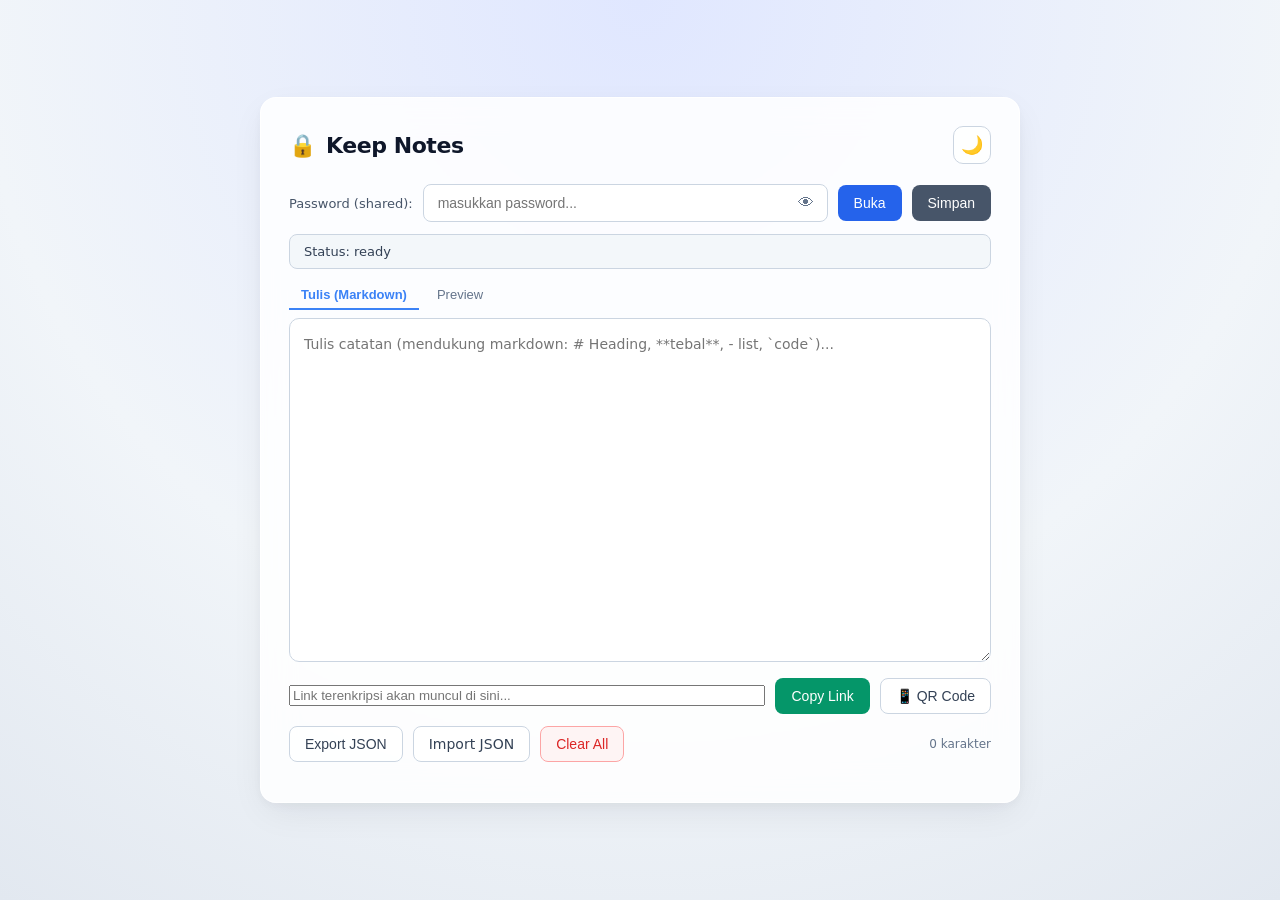
<file: index.html>
<!doctype html>
<html lang="id" data-theme="dark">
<head>
  <meta charset="utf-8">
  <meta name="viewport" content="width=device-width,initial-scale=1">
  <meta name="theme-color" content="#0f172a">
  <title>Keep Notes — Encrypted</title>
  <link rel="manifest" href="manifest.json">
  <link rel="icon" type="image/png" sizes="192x192" href="icons/icon-192.png">
  <link rel="apple-touch-icon" href="icons/icon-192.png">
  <link rel="stylesheet" href="style.css">
</head>
<body>
  <main class="glass-card">
    <header class="app-header">
      <div class="logo-wrap">
        <span class="logo-badge">🔒</span>
        <h1>Keep Notes</h1>
      </div>
      <button type="button" id="themeToggle" class="btn-theme" title="Ganti Tema (Dark/Light)" aria-label="Ganti Tema">🌙</button>
    </header>

    <div class="row password-row">
      <label for="password">Password (shared):</label>
      <div class="pwd-input-wrap">
        <input id="password" type="password" placeholder="masukkan password...">
        <button type="button" id="togglePwd" class="btn-icon" title="Lihat password" aria-label="Lihat password">👁</button>
      </div>
      <button id="loadBtn" class="btn-primary">Buka</button>
      <button id="saveBtn" class="btn-secondary">Simpan</button>
    </div>

    <div id="status" class="status-box">Status: ready</div>

    <div class="editor-header">
      <div class="tabs">
        <button type="button" id="tabWrite" class="tab-btn active">Tulis (Markdown)</button>
        <button type="button" id="tabPreview" class="tab-btn">Preview</button>
      </div>
    </div>

    <textarea id="note" placeholder="Tulis catatan (mendukung markdown: # Heading, **tebal**, - list, `code`)..." rows="14"></textarea>
    <div id="preview" class="markdown-body" style="display:none"></div>

    <div class="row">
      <input id="shareLink" style="flex:1" readonly placeholder="Link terenkripsi akan muncul di sini...">
      <button id="copyBtn">Copy Link</button>
      <button id="qrBtn" class="btn-outline" title="Tampilkan QR Code untuk scan di HP">📱 QR Code</button>
    </div>

    <div id="qrModal" class="qr-modal" style="display:none">
      <div class="qr-card">
        <h3>Scan untuk Buka di HP</h3>
        <p class="qr-sub">Scan menggunakan kamera HP untuk langsung membuka catatan terenkripsi ini.</p>
        <div id="qrContainer"></div>
        <button id="closeQrBtn" class="btn-secondary" style="margin-top:14px">Tutup</button>
      </div>
    </div>

    <div class="row actions-row">
      <button id="exportBtn" class="btn-outline">Export JSON</button>
      <label for="importFile" class="btn-outline file-btn">
        Import JSON
        <input id="importFile" type="file" accept=".json,application/json" style="display:none">
      </label>
      <button id="clearBtn" class="btn-danger">Clear All</button>
      <span id="charCount" class="meta-info">0 karakter</span>
    </div>
  </main>

  <script src="js/qrcode.min.js"></script>
  <script src="js/crypto.js"></script>
  <script src="js/no-backend-app.js"></script>
</body>
</html>
</file>
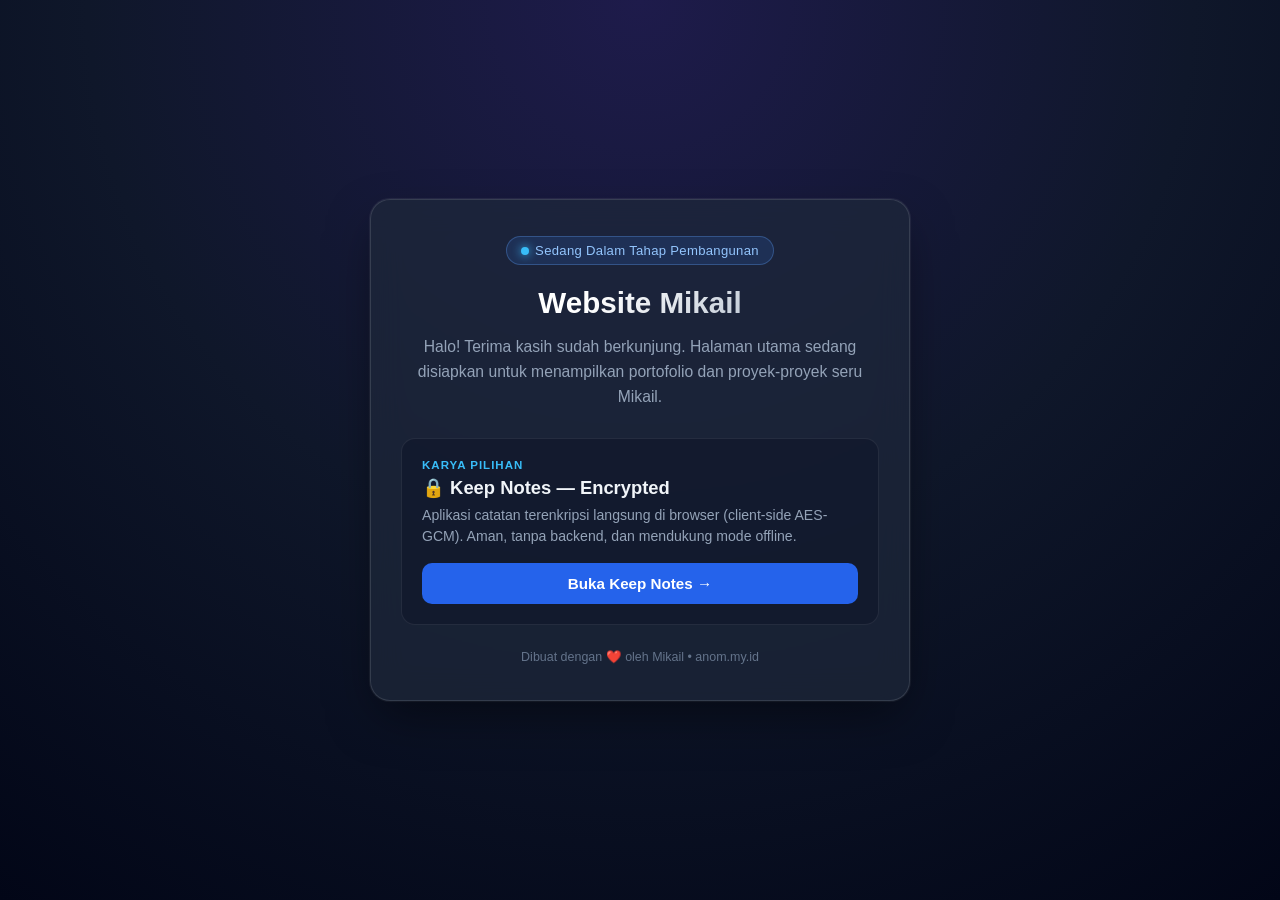
<file: landing.html>
<!doctype html>
<html lang="id">
<head>
  <meta charset="utf-8">
  <meta name="viewport" content="width=device-width, initial-scale=1">
  <meta name="theme-color" content="#0f172a">
  <title>Website Mikail — Segera Hadir</title>
  <link rel="icon" type="image/png" sizes="192x192" href="/notes/icons/icon-192.png">
  <style>
    * {
      box-sizing: border-box;
      margin: 0;
      padding: 0;
    }
    body {
      min-height: 100vh;
      display: flex;
      align-items: center;
      justify-content: center;
      font-family: -apple-system, BlinkMacSystemFont, "Segoe UI", Roboto, Oxygen, Ubuntu, Cantarell, sans-serif;
      background: radial-gradient(circle at 50% 0%, #1e1b4b 0%, #0f172a 50%, #020617 100%);
      color: #f8fafc;
      padding: 24px;
    }
    .container {
      width: 100%;
      max-width: 540px;
      background: rgba(30, 41, 59, 0.7);
      backdrop-filter: blur(16px);
      -webkit-backdrop-filter: blur(16px);
      border: 1px solid rgba(255, 255, 255, 0.12);
      border-radius: 20px;
      padding: 36px 30px;
      box-shadow: 0 20px 50px -10px rgba(0, 0, 0, 0.5), 0 0 1px 1px rgba(255, 255, 255, 0.08);
      text-align: center;
    }
    .badge {
      display: inline-flex;
      align-items: center;
      gap: 6px;
      background: rgba(59, 130, 246, 0.15);
      border: 1px solid rgba(96, 165, 250, 0.3);
      color: #93c5fd;
      padding: 6px 14px;
      border-radius: 999px;
      font-size: 0.82rem;
      font-weight: 500;
      letter-spacing: 0.3px;
      margin-bottom: 20px;
    }
    .pulse-dot {
      width: 8px;
      height: 8px;
      background: #38bdf8;
      border-radius: 50%;
      box-shadow: 0 0 10px #38bdf8;
      animation: pulse 2s infinite;
    }
    @keyframes pulse {
      0%, 100% { opacity: 1; transform: scale(1); }
      50% { opacity: 0.4; transform: scale(0.85); }
    }
    h1 {
      font-size: 1.85rem;
      font-weight: 700;
      line-height: 1.25;
      margin-bottom: 12px;
      background: linear-gradient(135deg, #ffffff 40%, #94a3b8 100%);
      -webkit-background-clip: text;
      -webkit-text-fill-color: transparent;
    }
    p.lead {
      color: #94a3b8;
      font-size: 0.98rem;
      line-height: 1.6;
      margin-bottom: 28px;
    }
    .featured-card {
      background: rgba(15, 23, 42, 0.6);
      border: 1px solid rgba(255, 255, 255, 0.08);
      border-radius: 14px;
      padding: 20px;
      text-align: left;
      margin-bottom: 24px;
      transition: transform 0.2s, border-color 0.2s;
    }
    .featured-card:hover {
      transform: translateY(-2px);
      border-color: rgba(96, 165, 250, 0.4);
    }
    .featured-tag {
      font-size: 0.72rem;
      text-transform: uppercase;
      letter-spacing: 1px;
      color: #38bdf8;
      font-weight: 600;
      margin-bottom: 6px;
    }
    .featured-title {
      font-size: 1.15rem;
      font-weight: 600;
      color: #f1f5f9;
      margin-bottom: 6px;
      display: flex;
      align-items: center;
      gap: 8px;
    }
    .featured-desc {
      font-size: 0.88rem;
      color: #94a3b8;
      line-height: 1.5;
      margin-bottom: 16px;
    }
    .btn-action {
      display: inline-flex;
      align-items: center;
      justify-content: center;
      gap: 8px;
      width: 100%;
      background: #2563eb;
      color: #ffffff;
      text-decoration: none;
      font-weight: 600;
      font-size: 0.95rem;
      padding: 12px 20px;
      border-radius: 10px;
      transition: background 0.2s, transform 0.15s;
    }
    .btn-action:hover {
      background: #1d4ed8;
      transform: translateY(-1px);
    }
    footer {
      font-size: 0.78rem;
      color: #64748b;
    }
  </style>
</head>
<body>
  <div class="container">
    <div class="badge">
      <span class="pulse-dot"></span>
      Sedang Dalam Tahap Pembangunan
    </div>
    <h1>Website Mikail</h1>
    <p class="lead">
      Halo! Terima kasih sudah berkunjung. Halaman utama sedang disiapkan untuk menampilkan portofolio dan proyek-proyek seru Mikail.
    </p>

    <div class="featured-card">
      <div class="featured-tag">Karya Pilihan</div>
      <div class="featured-title">🔒 Keep Notes — Encrypted</div>
      <div class="featured-desc">
        Aplikasi catatan terenkripsi langsung di browser (client-side AES-GCM). Aman, tanpa backend, dan mendukung mode offline.
      </div>
      <a href="/notes/" class="btn-action">
        Buka Keep Notes &rarr;
      </a>
    </div>

    <footer>
      Dibuat dengan ❤️ oleh Mikail &bull; anom.my.id
    </footer>
  </div>
</body>
</html>
</file>
<file: style.css>
/* CSS Custom Properties for Light & Dark Mode + Soft Glassmorphic styling */
:root {
  --bg-gradient: radial-gradient(circle at 50% 0%, #e0e7ff 0%, #f1f5f9 60%, #e2e8f0 100%);
  --card-bg: rgba(255, 255, 255, 0.85);
  --card-border: rgba(255, 255, 255, 0.9);
  --card-shadow: 0 12px 36px -6px rgba(15, 23, 42, 0.08), 0 4px 12px rgba(15, 23, 42, 0.04);
  --text-primary: #0f172a;
  --text-secondary: #475569;
  --text-muted: #64748b;
  --input-bg: rgba(255, 255, 255, 0.95);
  --input-border: #cbd5e1;
  --input-focus: #3b82f6;
  --btn-primary-bg: #2563eb;
  --btn-primary-hover: #1d4ed8;
  --btn-secondary-bg: #475569;
  --btn-secondary-hover: #334155;
  --btn-outline-bg: rgba(255, 255, 255, 0.7);
  --btn-outline-border: #cbd5e1;
  --btn-outline-text: #334155;
  --btn-danger-bg: rgba(254, 242, 242, 0.8);
  --btn-danger-border: #fca5a5;
  --btn-danger-text: #dc2626;
  --status-ready-bg: rgba(241, 245, 249, 0.8);
  --status-ready-text: #334155;
  --status-ready-border: #cbd5e1;
  --preview-bg: rgba(255, 255, 255, 0.9);
  --preview-border: #e2e8f0;
  --modal-overlay: rgba(15, 23, 42, 0.4);
  --modal-bg: rgba(255, 255, 255, 0.95);
}

[data-theme="dark"] {
  --bg-gradient: radial-gradient(circle at 50% 0%, #1e1b4b 0%, #0f172a 50%, #020617 100%);
  --card-bg: rgba(30, 41, 59, 0.75);
  --card-border: rgba(255, 255, 255, 0.1);
  --card-shadow: 0 16px 40px -8px rgba(0, 0, 0, 0.5), 0 0 1px 1px rgba(255, 255, 255, 0.08);
  --text-primary: #f8fafc;
  --text-secondary: #cbd5e1;
  --text-muted: #94a3b8;
  --input-bg: rgba(15, 23, 42, 0.65);
  --input-border: #334155;
  --input-focus: #60a5fa;
  --btn-primary-bg: #3b82f6;
  --btn-primary-hover: #2563eb;
  --btn-secondary-bg: #334155;
  --btn-secondary-hover: #475569;
  --btn-outline-bg: rgba(30, 41, 59, 0.6);
  --btn-outline-border: #475569;
  --btn-outline-text: #e2e8f0;
  --btn-danger-bg: rgba(127, 29, 29, 0.3);
  --btn-danger-border: #ef4444;
  --btn-danger-text: #fca5a5;
  --status-ready-bg: rgba(30, 41, 59, 0.6);
  --status-ready-text: #cbd5e1;
  --status-ready-border: #334155;
  --preview-bg: rgba(15, 23, 42, 0.55);
  --preview-border: #334155;
  --modal-overlay: rgba(0, 0, 0, 0.7);
  --modal-bg: rgba(30, 41, 59, 0.95);
}

* {
  box-sizing: border-box;
}

body {
  font-family: system-ui, -apple-system, BlinkMacSystemFont, "Segoe UI", Roboto, sans-serif;
  margin: 0;
  padding: 16px;
  background: var(--bg-gradient);
  background-attachment: fixed;
  color: var(--text-primary);
  min-height: 100vh;
  transition: background 0.3s ease, color 0.3s ease;
  display: flex;
  align-items: center;
  justify-content: center;
}

main.glass-card {
  width: 100%;
  max-width: 760px;
  padding: 28px;
  background: var(--card-bg);
  border: 1px solid var(--card-border);
  border-radius: 16px;
  box-shadow: var(--card-shadow);
  backdrop-filter: blur(16px);
  -webkit-backdrop-filter: blur(16px);
  transition: all 0.3s ease;
}

.app-header {
  display: flex;
  justify-content: space-between;
  align-items: center;
  margin-bottom: 20px;
}

.logo-wrap {
  display: flex;
  align-items: center;
  gap: 10px;
}

.logo-badge {
  font-size: 22px;
}

h1 {
  margin: 0;
  font-size: 22px;
  font-weight: 700;
  letter-spacing: -0.02em;
  color: var(--text-primary);
}

.btn-theme {
  background: var(--btn-outline-bg);
  border: 1px solid var(--btn-outline-border);
  color: var(--text-primary);
  width: 38px;
  height: 38px;
  border-radius: 10px;
  font-size: 18px;
  cursor: pointer;
  display: flex;
  align-items: center;
  justify-content: center;
  transition: transform 0.2s, background 0.2s;
}
.btn-theme:hover {
  transform: scale(1.06);
}

.row {
  display: flex;
  gap: 10px;
  align-items: center;
  margin-bottom: 12px;
}

.password-row label {
  font-size: 13px;
  font-weight: 500;
  color: var(--text-secondary);
  white-space: nowrap;
}

.pwd-input-wrap {
  display: flex;
  position: relative;
  flex: 1;
}

input[type=password], input[type=text] {
  width: 100%;
  padding: 10px 14px;
  background: var(--input-bg);
  border: 1px solid var(--input-border);
  color: var(--text-primary);
  border-radius: 8px;
  font-size: 14px;
  outline: none;
  transition: border-color 0.15s, box-shadow 0.15s;
}

.pwd-input-wrap input {
  padding-right: 40px;
}

input:focus, textarea:focus {
  border-color: var(--input-focus);
  box-shadow: 0 0 0 3px rgba(59, 130, 246, 0.2);
}

.btn-icon {
  position: absolute;
  right: 6px;
  top: 50%;
  transform: translateY(-50%);
  background: transparent;
  border: none;
  padding: 4px 8px;
  cursor: pointer;
  font-size: 16px;
  color: var(--text-muted);
}

button, .file-btn {
  padding: 9px 15px;
  border: 1px solid transparent;
  border-radius: 8px;
  font-size: 14px;
  cursor: pointer;
  font-weight: 500;
  display: inline-flex;
  align-items: center;
  justify-content: center;
  transition: all 0.15s ease;
  user-select: none;
}

.btn-primary {
  background: var(--btn-primary-bg);
  color: #ffffff;
}
.btn-primary:hover {
  background: var(--btn-primary-hover);
}

.btn-secondary {
  background: var(--btn-secondary-bg);
  color: #ffffff;
}
.btn-secondary:hover {
  background: var(--btn-secondary-hover);
}

.btn-outline {
  background: var(--btn-outline-bg);
  border-color: var(--btn-outline-border);
  color: var(--btn-outline-text);
}
.btn-outline:hover {
  filter: brightness(1.1);
}

.btn-danger {
  background: var(--btn-danger-bg);
  border-color: var(--btn-danger-border);
  color: var(--btn-danger-text);
}
.btn-danger:hover {
  filter: brightness(1.15);
}

#copyBtn {
  background: #059669;
  color: #ffffff;
}
#copyBtn:hover {
  background: #047857;
}

.status-box {
  font-size: 13px;
  padding: 9px 14px;
  border-radius: 8px;
  margin-bottom: 12px;
  background: var(--status-ready-bg);
  color: var(--status-ready-text);
  border: 1px solid var(--status-ready-border);
  transition: all 0.2s ease;
}
.status-box.success {
  background: rgba(16, 185, 129, 0.15);
  color: #10b981;
  border-color: rgba(16, 185, 129, 0.35);
}
.status-box.error {
  background: rgba(239, 68, 68, 0.15);
  color: #f87171;
  border-color: rgba(239, 68, 68, 0.35);
}
.status-box.info {
  background: rgba(59, 130, 246, 0.15);
  color: #60a5fa;
  border-color: rgba(59, 130, 246, 0.35);
}

.editor-header {
  display: flex;
  justify-content: space-between;
  align-items: center;
  margin-bottom: 8px;
}
.tabs {
  display: flex;
  gap: 6px;
}
.tab-btn {
  background: transparent;
  color: var(--text-muted);
  border: none;
  border-bottom: 2px solid transparent;
  border-radius: 0;
  padding: 6px 12px;
  font-size: 13px;
  cursor: pointer;
}
.tab-btn.active {
  color: var(--input-focus);
  border-bottom-color: var(--input-focus);
  font-weight: 600;
}

textarea {
  width: 100%;
  padding: 14px;
  background: var(--input-bg);
  border: 1px solid var(--input-border);
  color: var(--text-primary);
  border-radius: 10px;
  resize: vertical;
  font-family: inherit;
  font-size: 14px;
  margin-bottom: 12px;
  min-height: 220px;
  line-height: 1.6;
}

.markdown-body {
  width: 100%;
  padding: 16px;
  border: 1px solid var(--preview-border);
  background: var(--preview-bg);
  color: var(--text-primary);
  border-radius: 10px;
  min-height: 220px;
  margin-bottom: 12px;
  line-height: 1.6;
  font-size: 14px;
}
.markdown-body h1 { font-size: 1.4rem; margin-top: 0; }
.markdown-body h2 { font-size: 1.2rem; }
.markdown-body h3 { font-size: 1.05rem; }
.markdown-body pre { background: rgba(0, 0, 0, 0.35); color: #e2e8f0; padding: 10px 14px; border-radius: 8px; overflow-x: auto; }
.markdown-body code { background: rgba(148, 163, 184, 0.15); color: var(--text-primary); padding: 2px 6px; border-radius: 4px; font-size: 13px; font-family: monospace; }
.markdown-body pre code { background: transparent; padding: 0; }
.markdown-body ul, .markdown-body ol { padding-left: 20px; }
.markdown-body blockquote { border-left: 3px solid var(--input-focus); margin: 8px 0; padding-left: 12px; color: var(--text-muted); }

.actions-row {
  margin-top: 10px;
  flex-wrap: wrap;
}
.meta-info {
  margin-left: auto;
  font-size: 12px;
  color: var(--text-muted);
}

.qr-modal {
  position: fixed;
  inset: 0;
  background: var(--modal-overlay);
  display: flex;
  align-items: center;
  justify-content: center;
  z-index: 100;
  backdrop-filter: blur(8px);
  -webkit-backdrop-filter: blur(8px);
}
.qr-card {
  background: var(--modal-bg);
  border: 1px solid var(--card-border);
  color: var(--text-primary);
  padding: 24px;
  border-radius: 16px;
  text-align: center;
  max-width: 320px;
  width: 90%;
  box-shadow: 0 20px 40px rgba(0,0,0,0.4);
}
.qr-card h3 {
  margin: 0 0 6px;
  font-size: 16px;
  color: var(--text-primary);
}
.qr-sub {
  font-size: 12px;
  color: var(--text-muted);
  margin: 0 0 16px;
}
#qrContainer img, #qrContainer svg {
  display: block;
  margin: 0 auto;
  max-width: 100%;
  border-radius: 8px;
  padding: 8px;
  background: #ffffff;
}

@media(max-width: 600px) {
  body {
    padding: 10px;
  }
  main.glass-card {
    padding: 18px 14px;
    border-radius: 12px;
  }
  .row {
    flex-direction: column;
    align-items: stretch;
  }
  .password-row {
    align-items: stretch;
  }
  .pwd-input-wrap {
    width: 100%;
  }
  .actions-row {
    flex-direction: row;
    gap: 8px;
  }
  .actions-row button, .actions-row .file-btn {
    flex: 1 1 calc(50% - 8px);
  }
  .meta-info {
    width: 100%;
    margin-left: 0;
    text-align: center;
    margin-top: 4px;
  }
}
</file>
